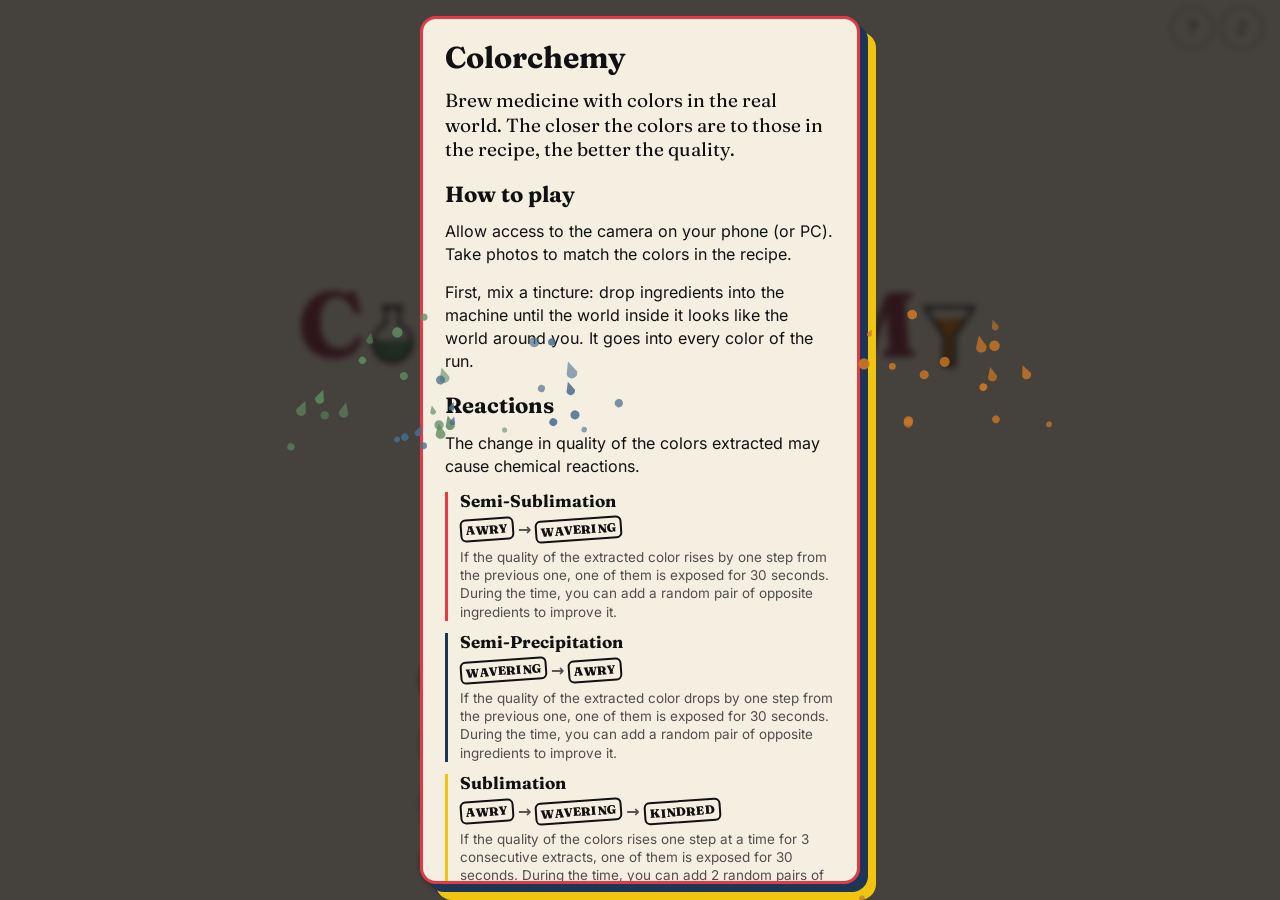
<file: colorchemy/index.html>
<!doctype html>
<html lang="en">
  <head>
    <meta charset="UTF-8" />
    <meta name="viewport" content="width=device-width, initial-scale=1, viewport-fit=cover" />
    <meta name="theme-color" content="#0f0f12" />
    <meta name="description" content="Colorchemy: brew medicine with colors in the real world. Does your life have enough colors to heal you?" />
    <meta name="version" content="1.0.0" />
    <link rel="icon" href="data:image/svg+xml,%3Csvg xmlns='http://www.w3.org/2000/svg' viewBox='0 0 40 48'%3E%3Cpath d='M15 4h10v12.5a14 14 0 1 1-10 0z' fill='%230f0f12' stroke='%23edeae3' stroke-width='2.4'/%3E%3Ccircle cx='20' cy='31' r='9' fill='%23029386'/%3E%3C/svg%3E" />
    <title>Colorchemy</title>
    <script type="module" crossorigin src="./assets/index-DNPpNqA5.js"></script>
    <link rel="stylesheet" crossorigin href="./assets/index-CVOED4Ic.css">
  </head>
  <body data-theme="night">
    <div id="app">
      <div class="boot" role="status">
        <p class="boot-title">Colorchemy</p>
        <p class="boot-sub">Does your life have enough colors to heal you?</p>
        <p class="boot-load">Lighting the furnace…</p>
      </div>
    </div>
    <noscript>Colorchemy needs JavaScript to run.</noscript>
  </body>
</html>
</file>
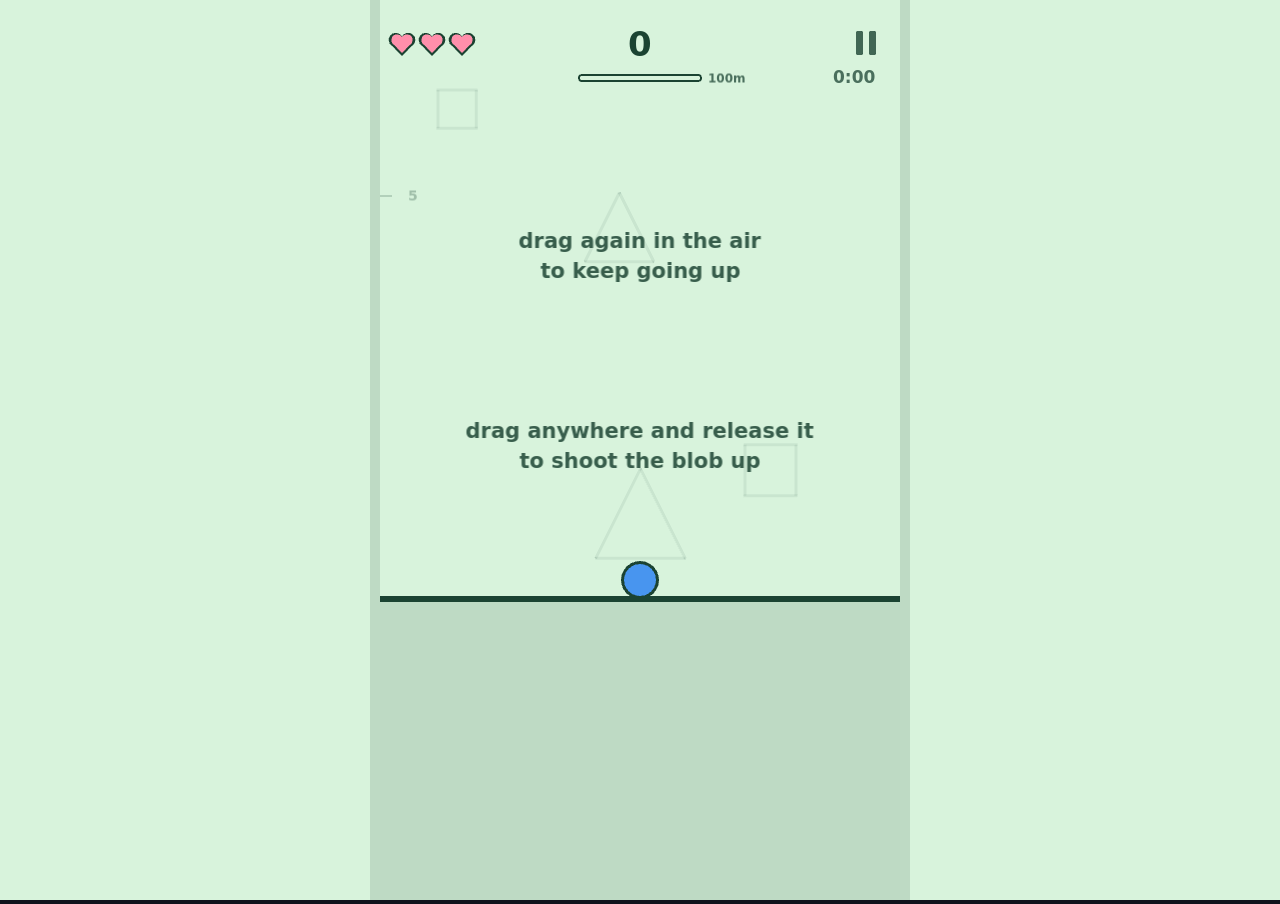
<file: up up and away/index.html>
<!doctype html>
<html lang="en">
  <head>
    <meta charset="utf-8" />
    <meta name="viewport" content="width=device-width, initial-scale=1, maximum-scale=1, user-scalable=no, viewport-fit=cover" />
    <meta name="theme-color" content="#10131c" />
    <meta name="mobile-web-app-capable" content="yes" />
    <meta name="apple-mobile-web-app-capable" content="yes" />
    <link rel="icon" href="data:image/svg+xml,%3Csvg xmlns='http://www.w3.org/2000/svg' viewBox='0 0 32 32'%3E%3Crect width='32' height='32' rx='6' fill='%2310131c'/%3E%3Ccircle cx='16' cy='18' r='8' fill='white'/%3E%3C/svg%3E" />
    <title>Up Up and Away</title>
    <style>html,body{overscroll-behavior:none;touch-action:none;-webkit-user-select:none;user-select:none;-webkit-tap-highlight-color:transparent;background:#10131c;height:100dvh;margin:0;overflow:hidden}#game{width:100%;height:100%}</style>
    <script type="module" crossorigin src="./assets/index-ByzmPEUB.js"></script>
  </head>
  <body>
    <div id="game"></div>
  </body>
</html>
</file>
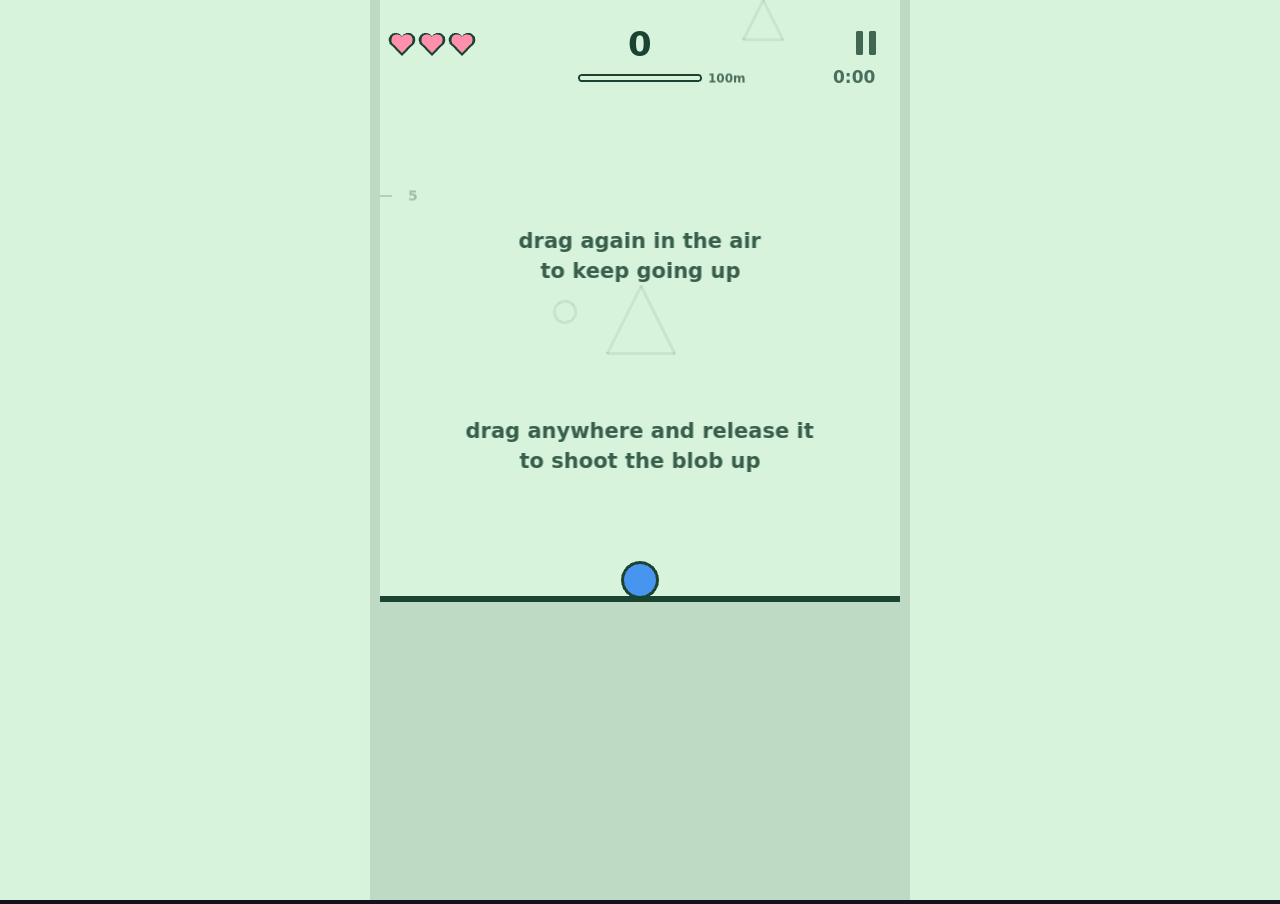
<file: up-up-and-away/index.html>
<!doctype html>
<html lang="en">
  <head>
    <meta charset="utf-8" />
    <meta name="viewport" content="width=device-width, initial-scale=1, maximum-scale=1, user-scalable=no, viewport-fit=cover" />
    <meta name="theme-color" content="#10131c" />
    <meta name="mobile-web-app-capable" content="yes" />
    <meta name="apple-mobile-web-app-capable" content="yes" />
    <link rel="icon" href="data:image/svg+xml,%3Csvg xmlns='http://www.w3.org/2000/svg' viewBox='0 0 32 32'%3E%3Crect width='32' height='32' rx='6' fill='%2310131c'/%3E%3Ccircle cx='16' cy='18' r='8' fill='white'/%3E%3C/svg%3E" />
    <title>Up Up and Away</title>
    <style>html,body{overscroll-behavior:none;touch-action:none;-webkit-user-select:none;user-select:none;-webkit-tap-highlight-color:transparent;background:#10131c;height:100dvh;margin:0;overflow:hidden}#game{width:100%;height:100%}</style>
    <script type="module" crossorigin src="./assets/index-CP5rpEGU.js"></script>
  </head>
  <body>
    <div id="game"></div>
  </body>
</html>
</file>
<file: colorchemy/assets/index-CVOED4Ic.css>
@font-face{font-family:Fraunces Variable;font-style:normal;font-display:swap;font-weight:100 900;src:url(./fraunces-vietnamese-wght-normal-CnvboYUG.woff2) format("woff2-variations");unicode-range:U+0102-0103,U+0110-0111,U+0128-0129,U+0168-0169,U+01A0-01A1,U+01AF-01B0,U+0300-0301,U+0303-0304,U+0308-0309,U+0323,U+0329,U+1EA0-1EF9,U+20AB}@font-face{font-family:Fraunces Variable;font-style:normal;font-display:swap;font-weight:100 900;src:url(./fraunces-latin-ext-wght-normal-Ca2vKHc0.woff2) format("woff2-variations");unicode-range:U+0100-02BA,U+02BD-02C5,U+02C7-02CC,U+02CE-02D7,U+02DD-02FF,U+0304,U+0308,U+0329,U+1D00-1DBF,U+1E00-1E9F,U+1EF2-1EFF,U+2020,U+20A0-20AB,U+20AD-20C0,U+2113,U+2C60-2C7F,U+A720-A7FF}@font-face{font-family:Fraunces Variable;font-style:normal;font-display:swap;font-weight:100 900;src:url(./fraunces-latin-wght-normal-ukD16Tqj.woff2) format("woff2-variations");unicode-range:U+0000-00FF,U+0131,U+0152-0153,U+02BB-02BC,U+02C6,U+02DA,U+02DC,U+0304,U+0308,U+0329,U+2000-206F,U+20AC,U+2122,U+2191,U+2193,U+2212,U+2215,U+FEFF,U+FFFD}@font-face{font-family:Fraunces Variable;font-style:italic;font-display:swap;font-weight:100 900;src:url(./fraunces-vietnamese-wght-italic-BicUS2cM.woff2) format("woff2-variations");unicode-range:U+0102-0103,U+0110-0111,U+0128-0129,U+0168-0169,U+01A0-01A1,U+01AF-01B0,U+0300-0301,U+0303-0304,U+0308-0309,U+0323,U+0329,U+1EA0-1EF9,U+20AB}@font-face{font-family:Fraunces Variable;font-style:italic;font-display:swap;font-weight:100 900;src:url(./fraunces-latin-ext-wght-italic-BfTTTDIL.woff2) format("woff2-variations");unicode-range:U+0100-02BA,U+02BD-02C5,U+02C7-02CC,U+02CE-02D7,U+02DD-02FF,U+0304,U+0308,U+0329,U+1D00-1DBF,U+1E00-1E9F,U+1EF2-1EFF,U+2020,U+20A0-20AB,U+20AD-20C0,U+2113,U+2C60-2C7F,U+A720-A7FF}@font-face{font-family:Fraunces Variable;font-style:italic;font-display:swap;font-weight:100 900;src:url(./fraunces-latin-wght-italic-Py8at3oI.woff2) format("woff2-variations");unicode-range:U+0000-00FF,U+0131,U+0152-0153,U+02BB-02BC,U+02C6,U+02DA,U+02DC,U+0304,U+0308,U+0329,U+2000-206F,U+20AC,U+2122,U+2191,U+2193,U+2212,U+2215,U+FEFF,U+FFFD}@font-face{font-family:Inter Variable;font-style:normal;font-display:swap;font-weight:100 900;src:url(./inter-cyrillic-ext-wght-normal-BOeWTOD4.woff2) format("woff2-variations");unicode-range:U+0460-052F,U+1C80-1C8A,U+20B4,U+2DE0-2DFF,U+A640-A69F,U+FE2E-FE2F}@font-face{font-family:Inter Variable;font-style:normal;font-display:swap;font-weight:100 900;src:url(./inter-cyrillic-wght-normal-DqGufNeO.woff2) format("woff2-variations");unicode-range:U+0301,U+0400-045F,U+0490-0491,U+04B0-04B1,U+2116}@font-face{font-family:Inter Variable;font-style:normal;font-display:swap;font-weight:100 900;src:url(./inter-greek-ext-wght-normal-DlzME5K_.woff2) format("woff2-variations");unicode-range:U+1F00-1FFF}@font-face{font-family:Inter Variable;font-style:normal;font-display:swap;font-weight:100 900;src:url(./inter-greek-wght-normal-CkhJZR-_.woff2) format("woff2-variations");unicode-range:U+0370-0377,U+037A-037F,U+0384-038A,U+038C,U+038E-03A1,U+03A3-03FF}@font-face{font-family:Inter Variable;font-style:normal;font-display:swap;font-weight:100 900;src:url(./inter-vietnamese-wght-normal-CBcvBZtf.woff2) format("woff2-variations");unicode-range:U+0102-0103,U+0110-0111,U+0128-0129,U+0168-0169,U+01A0-01A1,U+01AF-01B0,U+0300-0301,U+0303-0304,U+0308-0309,U+0323,U+0329,U+1EA0-1EF9,U+20AB}@font-face{font-family:Inter Variable;font-style:normal;font-display:swap;font-weight:100 900;src:url(./inter-latin-ext-wght-normal-DO1Apj_S.woff2) format("woff2-variations");unicode-range:U+0100-02BA,U+02BD-02C5,U+02C7-02CC,U+02CE-02D7,U+02DD-02FF,U+0304,U+0308,U+0329,U+1D00-1DBF,U+1E00-1E9F,U+1EF2-1EFF,U+2020,U+20A0-20AB,U+20AD-20C0,U+2113,U+2C60-2C7F,U+A720-A7FF}@font-face{font-family:Inter Variable;font-style:normal;font-display:swap;font-weight:100 900;src:url(./inter-latin-wght-normal-Dx4kXJAl.woff2) format("woff2-variations");unicode-range:U+0000-00FF,U+0131,U+0152-0153,U+02BB-02BC,U+02C6,U+02DA,U+02DC,U+0304,U+0308,U+0329,U+2000-206F,U+20AC,U+2122,U+2191,U+2193,U+2212,U+2215,U+FEFF,U+FFFD}@font-face{font-family:JetBrains Mono;font-style:normal;font-display:swap;font-weight:400;src:url(./jetbrains-mono-cyrillic-ext-400-normal-C_uLvvQ5.woff2) format("woff2"),url(./jetbrains-mono-cyrillic-ext-400-normal-Bh0R7Dhr.woff) format("woff");unicode-range:U+0460-052F,U+1C80-1C8A,U+20B4,U+2DE0-2DFF,U+A640-A69F,U+FE2E-FE2F}@font-face{font-family:JetBrains Mono;font-style:normal;font-display:swap;font-weight:400;src:url(./jetbrains-mono-cyrillic-400-normal-BEIGL1Tu.woff2) format("woff2"),url(./jetbrains-mono-cyrillic-400-normal-ugxPyKxw.woff) format("woff");unicode-range:U+0301,U+0400-045F,U+0490-0491,U+04B0-04B1,U+2116}@font-face{font-family:JetBrains Mono;font-style:normal;font-display:swap;font-weight:400;src:url(./jetbrains-mono-greek-400-normal-C190GLew.woff2) format("woff2"),url(./jetbrains-mono-greek-400-normal-B9oWc5Lo.woff) format("woff");unicode-range:U+0370-0377,U+037A-037F,U+0384-038A,U+038C,U+038E-03A1,U+03A3-03FF}@font-face{font-family:JetBrains Mono;font-style:normal;font-display:swap;font-weight:400;src:url(./jetbrains-mono-vietnamese-400-normal-ByoDsISC.woff2) format("woff2"),url(./jetbrains-mono-vietnamese-400-normal-CqNFfHCs.woff) format("woff");unicode-range:U+0102-0103,U+0110-0111,U+0128-0129,U+0168-0169,U+01A0-01A1,U+01AF-01B0,U+0300-0301,U+0303-0304,U+0308-0309,U+0323,U+0329,U+1EA0-1EF9,U+20AB}@font-face{font-family:JetBrains Mono;font-style:normal;font-display:swap;font-weight:400;src:url(./jetbrains-mono-latin-ext-400-normal-Bc8Ftmh3.woff2) format("woff2"),url(./jetbrains-mono-latin-ext-400-normal-fXTG6kC5.woff) format("woff");unicode-range:U+0100-02BA,U+02BD-02C5,U+02C7-02CC,U+02CE-02D7,U+02DD-02FF,U+0304,U+0308,U+0329,U+1D00-1DBF,U+1E00-1E9F,U+1EF2-1EFF,U+2020,U+20A0-20AB,U+20AD-20C0,U+2113,U+2C60-2C7F,U+A720-A7FF}@font-face{font-family:JetBrains Mono;font-style:normal;font-display:swap;font-weight:400;src:url(./jetbrains-mono-latin-400-normal-V6pRDFza.woff2) format("woff2"),url(./jetbrains-mono-latin-400-normal-6-qcROiO.woff) format("woff");unicode-range:U+0000-00FF,U+0131,U+0152-0153,U+02BB-02BC,U+02C6,U+02DA,U+02DC,U+0304,U+0308,U+0329,U+2000-206F,U+20AC,U+2122,U+2191,U+2193,U+2212,U+2215,U+FEFF,U+FFFD}@font-face{font-family:JetBrains Mono;font-style:normal;font-display:swap;font-weight:700;src:url(./jetbrains-mono-cyrillic-ext-700-normal-D6iG63UR.woff2) format("woff2"),url(./jetbrains-mono-cyrillic-ext-700-normal-iEXTdOVf.woff) format("woff");unicode-range:U+0460-052F,U+1C80-1C8A,U+20B4,U+2DE0-2DFF,U+A640-A69F,U+FE2E-FE2F}@font-face{font-family:JetBrains Mono;font-style:normal;font-display:swap;font-weight:700;src:url(./jetbrains-mono-cyrillic-700-normal-BWTpRfYl.woff2) format("woff2"),url(./jetbrains-mono-cyrillic-700-normal-CEoEElIJ.woff) format("woff");unicode-range:U+0301,U+0400-045F,U+0490-0491,U+04B0-04B1,U+2116}@font-face{font-family:JetBrains Mono;font-style:normal;font-display:swap;font-weight:700;src:url(./jetbrains-mono-greek-700-normal-C6CZE3T8.woff2) format("woff2"),url(./jetbrains-mono-greek-700-normal-DEigVDxa.woff) format("woff");unicode-range:U+0370-0377,U+037A-037F,U+0384-038A,U+038C,U+038E-03A1,U+03A3-03FF}@font-face{font-family:JetBrains Mono;font-style:normal;font-display:swap;font-weight:700;src:url(./jetbrains-mono-vietnamese-700-normal-k5PzE07T.woff2) format("woff2"),url(./jetbrains-mono-vietnamese-700-normal-BDLVIk2r.woff) format("woff");unicode-range:U+0102-0103,U+0110-0111,U+0128-0129,U+0168-0169,U+01A0-01A1,U+01AF-01B0,U+0300-0301,U+0303-0304,U+0308-0309,U+0323,U+0329,U+1EA0-1EF9,U+20AB}@font-face{font-family:JetBrains Mono;font-style:normal;font-display:swap;font-weight:700;src:url(./jetbrains-mono-latin-ext-700-normal-CZipNAKV.woff2) format("woff2"),url(./jetbrains-mono-latin-ext-700-normal-CxPITLHs.woff) format("woff");unicode-range:U+0100-02BA,U+02BD-02C5,U+02C7-02CC,U+02CE-02D7,U+02DD-02FF,U+0304,U+0308,U+0329,U+1D00-1DBF,U+1E00-1E9F,U+1EF2-1EFF,U+2020,U+20A0-20AB,U+20AD-20C0,U+2113,U+2C60-2C7F,U+A720-A7FF}@font-face{font-family:JetBrains Mono;font-style:normal;font-display:swap;font-weight:700;src:url(./jetbrains-mono-latin-700-normal-BYuf6tUa.woff2) format("woff2"),url(./jetbrains-mono-latin-700-normal-D3wTyLJW.woff) format("woff");unicode-range:U+0000-00FF,U+0131,U+0152-0153,U+02BB-02BC,U+02C6,U+02DA,U+02DC,U+0304,U+0308,U+0329,U+2000-206F,U+20AC,U+2122,U+2191,U+2193,U+2212,U+2215,U+FEFF,U+FFFD}:root{--ink: #0f0f12;--soot: #1a1a1f;--ash: #2a2a31;--smoke: #6e6e78;--fog: #a9a9b2;--bone: #edeae3;--paper: #f7f5f0;--paper-2: #ebe7de;--bg: var(--ink);--panel: var(--soot);--line: var(--ash);--text: var(--bone);--muted: var(--fog);--btn-bg: transparent;--btn-fg: var(--bone);--primary-bg: var(--bone);--primary-fg: var(--ink);--display: "Fraunces Variable", "Iowan Old Style", Georgia, serif;--ui: "Inter Variable", system-ui, -apple-system, "Segoe UI", Roboto, sans-serif;--mono: "JetBrains Mono", ui-monospace, Menlo, Consolas, monospace;--pad: 16px;--radius: 10px;--safe-t: env(safe-area-inset-top, 0px);--safe-b: env(safe-area-inset-bottom, 0px);--safe-l: env(safe-area-inset-left, 0px);--safe-r: env(safe-area-inset-right, 0px);color-scheme:dark}body[data-theme=paper]{--bg: var(--paper);--panel: var(--paper-2);--line: #d6d1c6;--text: var(--ink);--muted: #5d5d66;--btn-fg: var(--ink);--primary-bg: var(--ink);--primary-fg: var(--paper);color-scheme:light}*,*:before,*:after{box-sizing:border-box}html,body{margin:0;height:100%;background:var(--bg);color:var(--text);font-family:var(--ui);font-size:16px;line-height:1.45;-webkit-font-smoothing:antialiased;-webkit-tap-highlight-color:transparent;overscroll-behavior:none}body:before{content:"";position:fixed;inset:0;pointer-events:none;z-index:50;opacity:.07;background-image:url("data:image/svg+xml,%3Csvg xmlns='http://www.w3.org/2000/svg' width='160' height='160'%3E%3Cfilter id='n'%3E%3CfeTurbulence type='fractalNoise' baseFrequency='.9' numOctaves='2' stitchTiles='stitch'/%3E%3CfeColorMatrix values='0 0 0 0 .5 0 0 0 0 .5 0 0 0 0 .5 0 0 0 .9 0'/%3E%3C/filter%3E%3Crect width='100%25' height='100%25' filter='url(%23n)'/%3E%3C/svg%3E")}button,input{font:inherit;color:inherit}[hidden]{display:none!important}h1,h2,h3{font-family:var(--display);font-weight:700;line-height:1.1;margin:0}p{margin:0}.mono{font-family:var(--mono);font-variant-numeric:tabular-nums}.muted{color:var(--muted)}.small{font-size:13px}.center{text-align:center}.row{display:flex;gap:10px;align-items:center;justify-content:center;flex-wrap:wrap}.row.tight{gap:6px;flex-wrap:nowrap}.col{display:flex;flex-direction:column;gap:10px}#app{min-height:100%}.boot{min-height:100dvh;display:grid;place-content:center;text-align:center;gap:6px;font-family:Georgia,serif}.boot-title{font-size:28px;letter-spacing:.08em;text-transform:uppercase}.boot-sub{font-style:italic;color:var(--fog)}.boot-load{margin-top:18px;font-family:system-ui,sans-serif;font-size:13px;color:var(--smoke)}.screen{position:relative;display:flex;flex-direction:column;min-height:100dvh;max-width:1280px;margin:0 auto;padding:calc(var(--safe-t) + 4px) calc(var(--safe-r) + var(--pad)) calc(var(--safe-b) + 12px) calc(var(--safe-l) + var(--pad));opacity:0;transform:translateY(6px);transition:opacity .28s ease,transform .28s ease}.screen.in{opacity:1;transform:none}.screen.hunt,.screen.brew{height:100dvh;overflow:hidden}.topbar{display:flex;align-items:center;justify-content:space-between;gap:8px;min-height:48px}.stage-label{font-size:12px;font-weight:600;letter-spacing:.16em;text-transform:uppercase;color:var(--muted);text-align:center;flex:1;white-space:nowrap;overflow:hidden;text-overflow:ellipsis}.icon-btn{width:44px;height:44px;border-radius:50%;border:2px solid var(--line);background:transparent;color:var(--text);font-size:18px;cursor:pointer;display:inline-grid;place-items:center;flex:none}.icon-btn:hover{border-color:var(--muted)}.spectrum{display:flex;gap:3px;height:5px;margin-top:6px}.spectrum span{flex:1;border-radius:3px;background:var(--line);transition:background .6s}.btn{min-height:48px;padding:10px 20px;border-radius:999px;border:2px solid var(--btn-fg);background:var(--btn-bg);color:var(--btn-fg);font-weight:650;font-size:15px;letter-spacing:.04em;cursor:pointer;transition:transform .12s ease,background .2s,opacity .2s;touch-action:manipulation}.btn:hover{transform:translateY(-1px)}.btn:active{transform:translateY(1px) scale(.99)}.btn.primary{background:var(--primary-bg);color:var(--primary-fg);border-color:var(--primary-bg)}.btn.ghost{border-color:var(--line);font-weight:550}.btn.xl{min-height:56px;font-size:17px;text-transform:uppercase;letter-spacing:.14em;width:100%}.btn.small{min-height:40px;padding:6px 14px;font-size:13px}.btn.active{background:var(--text);color:var(--bg)}.btn:disabled{opacity:.4;cursor:not-allowed;transform:none}:focus-visible{outline:3px solid var(--text);outline-offset:3px}.title-hero{flex:1;display:grid;place-content:center;justify-items:center;gap:18px;padding:20px 0;text-align:center}.logo{margin:0;max-width:100%;font-family:var(--display);font-weight:800;letter-spacing:.01em}.logo-line{display:flex;align-items:flex-end;justify-content:center;font-size:clamp(34px,11.2vw,92px);line-height:.9;white-space:nowrap}.logo-o{display:inline-block;width:.6em;height:.76em;margin:0 .015em;color:var(--text)}.logo-o svg{width:100%;height:100%;overflow:visible}.logo-o.logo-funnel{width:.68em}.ll.outlined{-webkit-text-stroke:.035em var(--text);paint-order:stroke fill}.tagline{font-family:var(--display);font-style:italic;font-weight:400;font-size:clamp(22px,6.4vw,34px);line-height:1.15;max-width:14ch}.tagline.small-tag{margin:0;max-width:34ch;font-size:13.5px;line-height:1.35;opacity:.85}.qmark{position:relative;display:inline-block}.qdrop{position:absolute;left:50%;bottom:.08em;width:.24em;height:.24em;border-radius:50%/60% 60% 40% 40%;transform:translate(-38%);box-shadow:0 0 0 .12em var(--bg);transition:background .9s ease}.title-actions{display:grid;gap:12px;width:100%;max-width:440px;margin:0 auto}.footnote{margin-top:16px;text-align:center;font-size:12px;color:var(--smoke)}.overlay{position:fixed;inset:0;z-index:100;display:grid;place-items:center;padding:16px;background:#08080ab8;backdrop-filter:blur(3px);animation:fade .2s ease}.dialog{width:min(440px,100%);max-height:calc(100dvh - 32px);overflow-y:auto;background:var(--soot);color:var(--bone);border:2px solid var(--ash)}.palette-overlay .dialog{background:var(--bg);color:var(--text);border:3px solid var(--p1);box-shadow:8px 8px 0 var(--p2),16px 16px 0 var(--p3);border-radius:16px;padding:22px;display:grid;gap:14px;animation:rise .25s ease}.paper-dialog{background:var(--paper);color:var(--ink);border-color:#d6d1c6}.dialog .row .btn{flex:1}.howto h2{font-size:30px}.steps{list-style:none;padding:0;margin:0;display:grid;gap:14px}.steps li{display:grid;grid-template-columns:40px 1fr;gap:12px}.step-n{font-family:var(--display);font-size:22px;font-weight:700;width:40px;height:40px;border:2px solid currentColor;border-radius:50%;display:grid;place-items:center}.palette-overlay .steps li:nth-child(1) .step-n{background:var(--p1);border-color:var(--p1);color:var(--p1-ink)}.palette-overlay .steps li:nth-child(2) .step-n{background:var(--p2);border-color:var(--p2);color:var(--p2-ink)}.palette-overlay .steps li:nth-child(3) .step-n{background:var(--p3);border-color:var(--p3);color:var(--p3-ink)}.steps h3{font-size:18px;margin-bottom:2px}.steps p{color:var(--muted);font-size:14px}.howto .howto-intro{font-family:var(--display);font-size:19px;line-height:1.3}.howto .howto-sub{margin-top:6px;font-size:22px}.rx-guide{display:grid;gap:10px;text-align:left}.rx-guide>p{margin:0}.rg-list{list-style:none;margin:0;padding:0;display:grid;gap:12px}.rg-list li{display:grid;gap:5px;padding-left:12px;border-left:3px solid var(--p1, var(--line))}.rg-list li:nth-child(2){border-left-color:var(--p2, var(--line))}.rg-list li:nth-child(3){border-left-color:var(--p3, var(--line))}.rg-list li:nth-child(4){border-left-color:var(--p4, var(--line))}.rg-list li:nth-child(5){border-left-color:var(--p5, var(--line))}.rg-list li.rg-none{border-left:3px dashed var(--line)}.rg-list h3{margin:0;font-size:17px}.rg-list p{margin:0;color:var(--muted);font-size:13.5px;line-height:1.35}.rg-chain{display:flex;flex-wrap:wrap;align-items:center;gap:4px;padding:2px 0}.rg-chain .stamp{font-size:9.5px;padding:1px 4px;border-width:2px;letter-spacing:.02em}.rg-sep{font-weight:700;color:var(--muted)}.rg-none-row{display:flex;flex-wrap:wrap;align-items:center;gap:4px 10px}.palette-overlay .muted{color:var(--muted)}.center-col{flex:1;display:grid;align-content:center;justify-items:center;gap:14px;text-align:center;max-width:420px;margin:0 auto;width:100%}.center-col .btn{width:100%}.center-col h2{font-size:28px}.eye{font-size:72px;line-height:1;animation:breathe 3s ease-in-out infinite}.eye.closed{animation:none;opacity:.6}#toast{position:fixed;left:50%;bottom:calc(var(--safe-b) + 24px);transform:translate(-50%,20px);z-index:200;max-width:min(92vw,420px);padding:10px 16px;border-radius:12px;background:var(--bone);color:var(--ink);font-size:14px;font-weight:550;text-align:center;box-shadow:0 8px 30px #00000059;opacity:0;pointer-events:none;transition:opacity .2s,transform .2s}#toast.show{opacity:1;transform:translate(-50%)}.target-card{display:flex;gap:10px;align-items:center;padding:8px 12px 8px 8px;border:2px solid var(--ash);border-radius:14px;background:var(--soot);min-width:0;animation:slide-in .4s cubic-bezier(.2,1.4,.4,1) both}.vial{width:18px;height:46px;flex:none;color:var(--bone)}.vial svg{width:100%;height:100%}.tc-body{min-width:0;flex:1}.tc-name{font-family:var(--display);font-size:19px;font-weight:700;line-height:1.1;white-space:nowrap;overflow:hidden;text-overflow:ellipsis}.tc-meta{font-size:11px;color:var(--fog);letter-spacing:.04em;display:flex;align-items:center;gap:5px;white-space:nowrap;overflow:hidden}.tc-pattern{width:12px;height:12px;border:1.5px solid var(--fog);border-radius:3px;flex:none}.target-a .tc-pattern{background:repeating-linear-gradient(-45deg,var(--fog) 0 1.5px,transparent 1.5px 4px)}.target-b .tc-pattern{background:radial-gradient(circle,var(--fog) 1.3px,transparent 1.6px) 0 0 / 4px 4px}.tc-best{font-size:11px;color:var(--fog)}.target-card.big{flex-direction:column;align-items:center;text-align:center;padding:18px 12px 14px;gap:10px;flex:1}.target-card.big .vial{width:34px;height:84px}.target-card.big .tc-name{font-size:clamp(22px,6.4vw,30px);white-space:normal}.target-card.big .tc-meta{justify-content:center}.meter{display:flex;align-items:center;gap:6px;margin-top:3px}.pips{display:flex;gap:3px}.pips i{width:12px;height:7px;border-radius:2px;background:var(--ash);transition:background .2s}.pips i.on{background:var(--bone)}.meter[data-level="4"] .pips i.on{background:var(--ing, var(--bone));box-shadow:0 0 6px var(--ing, transparent)}.meter-word{font-size:11px;font-weight:600;letter-spacing:.1em;text-transform:uppercase;color:var(--fog);min-width:6ch}.meter[data-level="4"] .meter-word{color:var(--bone)}.deal{flex:1;display:grid;align-content:center;gap:12px;text-align:center;max-width:560px;width:100%;margin:0 auto}.stage-name{font-family:var(--display);font-size:clamp(40px,13vw,64px);font-weight:800;letter-spacing:.04em;line-height:1}.stage-meaning{font-family:var(--display);font-style:italic;color:var(--fog);margin-top:-4px}.deal-ask{margin-top:14px;color:var(--fog);font-size:14px}.deal-cards{display:flex;align-items:stretch;gap:8px}.amp{align-self:center;font-family:var(--display);font-style:italic;font-size:28px;color:var(--smoke)}.hint-box,.catalyst{border:2px dashed var(--ash);border-radius:12px;padding:10px 14px;font-size:14px;text-align:left}.catalyst strong{letter-spacing:.06em;text-transform:uppercase;font-size:13px}.bottom-actions{display:grid;gap:8px;max-width:440px;width:100%;margin:12px auto 0}.hunt-layout{flex:1;min-height:0;display:flex;flex-direction:column;gap:8px}.hunt-side,.hunt-main{display:flex;flex-direction:column;gap:8px;min-height:0}.hunt-main{flex:1}.hunt-cards{display:grid;grid-template-columns:1fr 1fr;gap:8px}.timer{font-family:var(--mono);font-size:20px;font-weight:700;min-width:3.4ch;text-align:right}.timer.urgent{animation:pulse 1s ease-in-out infinite}.stage-wrap{flex:1;min-height:160px;display:grid;place-items:center;overflow:hidden}.viewport{position:relative;border-radius:14px;overflow:hidden;background:#000;box-shadow:0 0 0 2px var(--ash)}.viewport video,.viewport canvas{position:absolute;inset:0;width:100%;height:100%;display:block}.camera-video{object-fit:fill;opacity:.01}.viewport.no-lens .camera-video{opacity:1;filter:grayscale(1)}.viewport.mirrored .camera-video{transform:scaleX(-1)}.viewport.no-lens .lens-canvas{display:none}.freeze-canvas{display:none!important}.viewport.frozen .freeze-canvas{display:block!important;animation:settle .35s ease}.viewport.flash:after{content:"";position:absolute;inset:0;background:#fff;animation:flash .25s ease forwards}.scene-warning{position:absolute;left:10px;right:10px;top:10px;padding:8px 12px;border-radius:10px;background:#0f0f12d9;font-size:13px;text-align:center}.hunt-controls{display:grid;grid-template-columns:1fr auto 1fr;align-items:center;gap:8px}.hunt-controls .side{display:flex;gap:6px;flex-wrap:wrap}.hunt-controls .side.right{justify-content:flex-end}.shutter{width:76px;height:76px;border-radius:50%;border:4px solid var(--bone);background:transparent;padding:6px;cursor:pointer;touch-action:manipulation}.shutter span{display:block;width:100%;height:100%;border-radius:50%;background:var(--bone);transition:transform .1s}.shutter:active span{transform:scale(.9)}.freeze-bar{display:grid;grid-template-columns:1fr 1.4fr;gap:10px}.tip{text-align:center;font-size:12px;color:var(--smoke);font-style:italic;min-height:18px}.desk-only{display:none}.brew-layout{flex:1;min-height:0;display:flex;flex-direction:column;gap:8px}.brew-main{flex:1;min-height:0;display:flex;flex-direction:column;gap:4px}.photo-wrap{flex:1;min-height:150px;display:grid;place-items:center;overflow:hidden}.photo{position:relative;overflow:hidden;border-radius:10px;touch-action:none;user-select:none;cursor:crosshair;box-shadow:0 0 0 2px var(--ash)}.photo.albedo-mode{cursor:cell;box-shadow:0 0 0 3px var(--bone)}.brew-canvas{display:block;width:100%;height:100%}.crop-box{position:absolute;border:2px solid var(--bone);box-shadow:0 0 0 9999px #0a0a0c9e;cursor:move}.crop-box:before,.crop-box:after{content:"";position:absolute;inset:0;pointer-events:none;background:linear-gradient(90deg,transparent calc(33.33% - .5px),rgba(237,234,227,.25) 0 calc(33.33% + .5px),transparent 0 calc(66.66% - .5px),rgba(237,234,227,.25) 0 calc(66.66% + .5px),transparent 0)}.crop-box:after{transform:rotate(90deg) scale(var(--ar, 1));display:none}.handle{position:absolute;width:26px;height:26px}.handle:after{content:"";position:absolute;width:14px;height:14px;border:4px solid var(--bone)}.handle.nw{left:-6px;top:-6px;cursor:nwse-resize}.handle.nw:after{left:4px;top:4px;border-right:0;border-bottom:0}.handle.ne{right:-6px;top:-6px;cursor:nesw-resize}.handle.ne:after{right:4px;top:4px;border-left:0;border-bottom:0}.handle.sw{left:-6px;bottom:-6px;cursor:nesw-resize}.handle.sw:after{left:4px;bottom:4px;border-right:0;border-top:0}.handle.se{right:-6px;bottom:-6px;cursor:nwse-resize}.handle.se:after{right:4px;bottom:4px;border-left:0;border-top:0}.loupe{position:absolute;width:26px;height:26px;margin:-13px 0 0 -13px;border-radius:50%;border:3px solid var(--bone);background:var(--found, transparent);box-shadow:0 0 0 2px var(--ink),0 2px 8px #00000080;font-size:10px;font-weight:800;display:grid;place-items:center;color:var(--bone);text-shadow:0 0 3px #000;pointer-events:none;transition:left .15s,top .15s}.loupe.b{border-style:dotted}.loupe.pop{animation:pop .4s cubic-bezier(.2,1.6,.4,1)}.brew-side{display:grid;gap:6px}.readout{display:grid;grid-template-columns:18px minmax(0,1.4fr) minmax(40px,1fr) 3ch 18px 9ch;align-items:center;gap:8px;font-size:14px;min-height:30px}.r-name{white-space:nowrap;overflow:hidden;text-overflow:ellipsis}.r-name b{font-family:var(--mono);font-size:11px;color:var(--fog)}.bar{height:8px;border-radius:4px;background:var(--ash);overflow:hidden}.bar i{display:block;height:100%;width:0;background:var(--bone);border-radius:4px;transition:width .5s cubic-bezier(.2,.8,.2,1)}.acc{font-family:var(--mono);font-weight:700;text-align:right}.grade-word{font-size:11px;font-weight:700;letter-spacing:.08em;text-transform:uppercase;color:var(--fog);white-space:nowrap;overflow:hidden;text-overflow:ellipsis}.readout.fool .grade-word{color:var(--bone);text-decoration:underline wavy}.swatch{display:inline-block;width:18px;height:18px;border-radius:5px;box-shadow:inset 0 0 0 1.5px #7f7f7f73;flex:none}.factors-row{display:flex;justify-content:space-between;align-items:baseline;gap:8px;flex-wrap:wrap}.factors{display:flex;gap:4px 12px;flex-wrap:wrap;font-family:var(--mono);font-size:12px;color:var(--fog)}.factors .pure{color:var(--bone)}.factors .warn{color:var(--bone);text-decoration:underline}.estimate{font-family:var(--mono);font-weight:700;font-size:16px}.slider{display:grid;grid-template-columns:11ch 1fr 8ch;align-items:center;gap:8px;font-size:13px}.slider output{font-family:var(--mono);font-size:12px;text-align:right;color:var(--fog)}input[type=range]{width:100%;accent-color:var(--bone);height:32px;background:transparent}.brew-help{min-height:18px}.screen.assay{padding-bottom:calc(var(--safe-b) + 12px)}.assay-layout{flex:1;display:grid;gap:14px;align-content:start;max-width:560px;width:100%;margin:8px auto 0}.assay-left{display:grid;gap:12px;justify-items:center}.assay-right{display:grid;gap:10px;align-content:start}.assay-photo-box{position:relative;max-height:34dvh;max-width:100%;border-radius:10px;overflow:hidden;box-shadow:0 0 0 2px var(--ash)}.assay-photo{display:block;width:100%;height:100%;filter:grayscale(0);transition:filter .8s ease}.assay-photo-box.scanned .assay-photo{filter:grayscale(1) brightness(.8)}.beam{position:absolute;left:0;right:0;top:-10%;height:10%;background:linear-gradient(transparent,rgba(237,234,227,.5),transparent);animation:scan 1.2s ease-in-out .2s 1 both;pointer-events:none}.assay-row{border:2px solid var(--ash);border-radius:12px;padding:10px 12px;display:grid;gap:6px;animation:rise .3s ease}.ar-top,.ar-mid{display:flex;align-items:center;justify-content:space-between;gap:10px}.ar-mid .bar{flex:1}.ar-mid .acc{font-size:20px;min-width:3ch}.pair-sw{display:inline-flex;align-items:center;gap:6px}.pair-sw .swatch{width:26px;height:26px}.arrow{color:var(--smoke)}.stamp-slot{min-width:9ch;text-align:right}.hint{font-size:13px;color:var(--fog);font-style:italic;min-height:1em}.receipt{border-top:2px dashed var(--ash);padding-top:8px;display:grid;gap:2px;font-size:14px}.rline{display:flex;justify-content:space-between;animation:rise .2s ease}.rline.sub{border-top:1px solid var(--ash);padding-top:2px;font-weight:600}.rline.bonus{font-weight:650}.rnote{font-size:12px;color:var(--smoke);font-style:italic}.receipt-total{display:flex;justify-content:space-between;align-items:baseline;border-top:3px double var(--bone);padding-top:6px;font-weight:650;letter-spacing:.06em;text-transform:uppercase;font-size:13px}.mono.big{font-size:30px;letter-spacing:0}.potion{display:grid;justify-items:center;gap:8px;text-align:center;animation:rise .4s ease}.potion-art{position:relative;width:96px;height:116px}.swirl{position:absolute;left:18%;right:18%;bottom:6%;aspect-ratio:1;border-radius:50%;filter:blur(10px);opacity:.7;animation:spin 6s linear infinite}.potion-flask{position:absolute;inset:0;color:var(--bone)}.potion-flask svg{width:100%;height:100%}.potion-name{font-family:var(--display);font-size:22px;font-weight:700;max-width:22ch}.qflash{position:fixed;inset:0;z-index:150;pointer-events:none;animation:flash .9s ease forwards}.stamp{display:inline-block;font-family:var(--display);font-weight:900;text-transform:uppercase;letter-spacing:.08em;font-size:14px;padding:2px 8px;border:3px solid currentColor;border-radius:6px;transform:rotate(-4deg);white-space:nowrap}.stamp.small{font-size:12px}.stamp.slam{animation:slam .42s cubic-bezier(.2,1.5,.4,1) both}.stamp.grade-sludge,.stamp.grade-murk{opacity:.6;border-style:dashed}.stamp.grade-quintessence{border-image:linear-gradient(90deg,#e44142,#ff9408,#ffda03,#3f9b0b,#029386,#0485d1,#8e45ca) 1;border-radius:0}.stamp.grade-foolsgold{border-style:double;border-width:4px}.summary-screen{overflow:hidden}.flood{position:fixed;inset:-10%;z-index:0;filter:saturate(0) blur(28px);opacity:.35;transition:filter 2.4s ease,opacity 2.4s ease}.flooded .flood{filter:saturate(1) blur(28px);opacity:.85}.summary{position:relative;z-index:1;display:grid;justify-items:center;gap:10px;text-align:center;max-width:520px;width:100%;margin:auto;padding:22px 18px;background:color-mix(in srgb,var(--bg) 84%,transparent);border:3px solid var(--text);box-shadow:6px 6px 0 var(--p1, transparent),12px 12px 0 var(--p2, transparent);border-radius:20px;backdrop-filter:blur(6px)}.eyebrow{font-size:12px;font-weight:700;letter-spacing:.2em;text-transform:uppercase;color:var(--muted)}.summary .tagline{max-width:none;font-size:24px}.band{font-size:clamp(28px,9.5vw,64px);font-weight:900;letter-spacing:.08em;margin-right:-.08em;max-width:100%;overflow-wrap:anywhere;animation:slam .6s cubic-bezier(.2,1.5,.4,1) .3s both}.total{font-size:28px;font-weight:700}.opus{font-family:var(--display);font-style:italic;font-size:18px}.found-strip{display:flex;gap:6px}.found-strip .swatch{width:34px;height:34px;border-radius:8px}.stone{font-weight:650}.potions{list-style:none;padding:0;margin:4px 0;width:100%;display:grid;gap:6px}.potions li{display:grid;grid-template-columns:auto minmax(0,1fr) auto;gap:10px;align-items:center;text-align:left;font-size:14px;padding:6px 10px;border:1.5px solid var(--line);border-radius:10px;background:color-mix(in srgb,var(--bg) 70%,transparent)}.p-sw{display:inline-flex;gap:3px}.p-name{font-family:var(--display);font-weight:600;min-width:0;overflow-wrap:anywhere}.summary{min-width:0}.summary>*{max-width:100%}.rankline{font-size:14px}.sign{display:flex;gap:8px;align-items:center;font-size:13px;font-weight:600}.sign input{width:14ch;min-height:40px;padding:6px 10px;border-radius:10px;border:2px solid var(--text);background:var(--bg);color:var(--text)}.summary .row .btn{min-width:130px}.page{max-width:760px;width:100%;margin:0 auto;display:grid;gap:12px;padding-bottom:24px}.page-title{font-size:36px}.progress{height:8px;border-radius:4px;background:var(--paper-2);overflow:hidden}.progress i{display:block;height:100%;background:var(--ink)}.shelf{display:grid;gap:14px}.shelf-row h3{font-size:18px;border-bottom:2px solid var(--ink);padding-bottom:4px;margin-bottom:8px}.flasks{display:grid;grid-template-columns:repeat(auto-fill,minmax(76px,1fr));gap:8px}.flask-btn{display:grid;justify-items:center;gap:2px;padding:6px 2px;border:0;background:transparent;cursor:pointer;border-radius:10px;color:var(--ink)}.flask-btn:hover{background:var(--paper-2)}.flask{width:38px;height:46px;color:#a9a49a}.flask-btn.found .flask{color:var(--ink)}.flask svg{width:100%;height:100%}.f-name{font-size:11px;line-height:1.15;text-align:center;color:var(--muted)}.flask-btn.found .f-name{color:var(--ink);font-weight:600}.f-acc{font-size:11px}.formulae-title{margin-top:10px;font-size:20px}.formulae{list-style:none;margin:0;padding:0;display:grid;gap:6px}.formulae li{display:grid;grid-template-columns:auto 1fr;gap:2px 10px;align-items:center;padding:6px 10px;border:1.5px dashed #c9c3b7;border-radius:10px;color:var(--muted)}.formulae li>.muted{grid-column:2}.formulae li.known{border-style:solid;color:var(--ink);font-family:var(--display);font-weight:600}.thumb{width:120px;height:120px;border-radius:12px;object-fit:cover;justify-self:center}.pair-sw.big{justify-content:center;gap:18px}.pair-sw.big figure{margin:0;display:grid;justify-items:center;gap:4px;font-size:12px}.pair-sw.big .swatch{width:56px;height:56px;border-radius:12px}.tabs{display:flex;gap:6px;border-bottom:2px solid var(--ink)}.tab{min-height:44px;padding:6px 14px;border:0;border-radius:10px 10px 0 0;background:transparent;cursor:pointer;font-weight:600}.tab.active{background:var(--text);color:var(--bg)}.tabs{border-bottom-color:var(--text)}.board{list-style:none;margin:0;padding:0;display:grid;gap:6px}.board li{display:grid;grid-template-columns:2.4ch minmax(0,1fr) auto auto;grid-template-areas:"rank name band score" "rank sw sw score";gap:2px 10px;align-items:center;padding:8px 12px;border:2px solid var(--line);border-left:6px solid var(--tint, var(--line));border-radius:12px;background:color-mix(in srgb,var(--bg) 82%,transparent)}.board li.top1{border-color:var(--p1);box-shadow:4px 4px 0 var(--p1)}.board li.top2{border-color:var(--p2);box-shadow:3px 3px 0 var(--p2)}.board li.top3{border-color:var(--p3);box-shadow:2px 2px 0 var(--p3)}.b-rank{grid-area:rank;font-weight:700}.b-name{grid-area:name;font-weight:650;white-space:nowrap;overflow:hidden;text-overflow:ellipsis}.b-sw{grid-area:sw;display:flex;gap:3px}.b-sw .swatch{width:14px;height:14px;border-radius:4px}.b-band{grid-area:band;letter-spacing:.08em;color:var(--muted)}.b-score{grid-area:score;font-weight:700;font-size:18px}.empty{padding:30px 0;text-align:center;font-style:italic;color:var(--muted)}body[data-theme=palette] .footnote,body[data-theme=palette] .muted{color:var(--muted)}body[data-theme=palette] .eye{color:var(--p1)}body[data-theme=palette] .center-col h2{color:var(--text)}body[data-theme=palette] .band{color:var(--text);text-shadow:3px 3px 0 var(--p1),6px 6px 0 var(--p2)}body[data-theme=palette] .page-title{color:var(--text);text-shadow:2px 2px 0 var(--p1)}@media(max-width:560px){.summary{margin-left:0;margin-right:12px;width:calc(100% - 12px)}}.decor{position:fixed;inset:0;z-index:-1;overflow:hidden;pointer-events:none}.decor i{position:absolute;width:46vmax;height:46vmax;border-radius:50%;filter:blur(42px);opacity:.45;animation:drift 18s ease-in-out infinite alternate}.decor .b1{background:var(--p1);left:-16vmax;top:-14vmax}.decor .b2{background:var(--p2);right:-18vmax;top:8vh;animation-duration:22s;animation-delay:-6s}.decor .b3{background:var(--p3);left:10vw;bottom:-22vmax;animation-duration:26s;animation-delay:-12s}.decor .b4{background:var(--p4);right:-10vmax;bottom:-12vmax;width:30vmax;height:30vmax;animation-duration:20s;animation-delay:-3s}.decor .b5{background:var(--p5);left:38vw;top:26vh;width:22vmax;height:22vmax;opacity:.3;animation-duration:15s}@keyframes drift{0%{transform:translate(0) scale(1)}50%{transform:translate(6vw,4vh) scale(1.12)}to{transform:translate(-4vw,8vh) scale(.92)}}.fx-canvas{position:fixed;inset:0;width:100vw;height:100vh;z-index:160;pointer-events:none}.wipe{position:fixed;inset:0;z-index:170;pointer-events:none}.float-text{position:fixed;z-index:165;transform:translate(-50%,-50%);font-family:var(--mono);font-weight:800;font-size:26px;pointer-events:none;text-shadow:0 2px 0 rgba(0,0,0,.35),0 0 12px rgba(0,0,0,.25);animation:float-up 1.2s cubic-bezier(.2,.8,.3,1) forwards}@keyframes float-up{0%{opacity:0;transform:translate(-50%,-30%) scale(.5)}15%{opacity:1;transform:translate(-50%,-60%) scale(1.25)}to{opacity:0;transform:translate(-50%,-260%) scale(1)}}.shake-soft{animation:shake .32s ease}.shake-hard{animation:shake .45s ease 1.4}@keyframes shake{20%{transform:translate(-4px,2px) rotate(-.4deg)}40%{transform:translate(4px,-2px) rotate(.4deg)}60%{transform:translate(-3px,-1px)}80%{transform:translate(2px,1px)}}.stagger>*{animation:rise-pop .5s cubic-bezier(.2,1.4,.4,1) both;animation-delay:calc(var(--i, 0) * 60ms + .12s)}.stagger>*:nth-child(1){--i: 0}.stagger>*:nth-child(2){--i: 1}.stagger>*:nth-child(3){--i: 2}.stagger>*:nth-child(4){--i: 3}.stagger>*:nth-child(5){--i: 4}.stagger>*:nth-child(6){--i: 5}.stagger>*:nth-child(7){--i: 6}@keyframes rise-pop{0%{opacity:0;transform:translateY(18px) scale(.94)}}.pop-in .swatch{animation:pop-in .42s cubic-bezier(.2,1.8,.4,1) both;animation-delay:calc(.45s + var(--i, 0) * .15s)}@keyframes pop-in{0%{opacity:0;transform:scale(0) rotate(-20deg)}}.ll{display:inline-block;color:var(--c, var(--text));animation:letter-in .7s cubic-bezier(.2,1.7,.4,1) both;animation-delay:calc(var(--i) * 45ms + .1s);transition:scale .25s cubic-bezier(.3,1.6,.5,1),rotate .25s cubic-bezier(.3,1.6,.5,1)}.ll:hover{scale:1.12;rotate:-7deg}.logo-o.ll{color:var(--text)}@keyframes letter-in{0%{opacity:0;transform:translateY(-60px) rotate(-12deg) scale(.6)}}.bubbling .meniscus{animation:slosh 1.8s ease-in-out infinite}@keyframes slosh{50%{transform:translate(-6px)}}body[data-theme=palette] .tagline{color:var(--text)}.btn{transition:transform .14s cubic-bezier(.3,1.6,.5,1),background .2s,box-shadow .2s,opacity .2s}.btn:active:not(:disabled){transform:scale(.94)}.btn.tinted{border-color:var(--tint);box-shadow:3px 3px 0 var(--tint)}.btn.tinted:hover{background:color-mix(in srgb,var(--tint) 22%,transparent);transform:translate(-1px,-1px);box-shadow:5px 5px 0 var(--tint)}body[data-theme=palette] .btn.primary{box-shadow:4px 4px 0 var(--text)}.btn.glow{animation:glow 2.4s ease-in-out infinite}@keyframes glow{0%,to{box-shadow:4px 4px 0 var(--text),0 0 color-mix(in srgb,var(--p2, #fff) 70%,transparent)}50%{box-shadow:4px 4px 0 var(--text),0 0 0 12px color-mix(in srgb,var(--p2, #fff) 0%,transparent)}}.icon-btn{transition:transform .15s cubic-bezier(.3,1.6,.5,1)}.icon-btn:active{transform:scale(.88) rotate(-8deg)}.link-btn{border:0;background:none;color:var(--muted);text-decoration:underline;text-underline-offset:3px;font-size:13px;cursor:pointer;min-height:36px}.spectrum span.current{box-shadow:0 0 0 1.5px var(--bone)}.tg{display:grid;grid-template-columns:auto 1fr auto;align-items:center;gap:10px;padding:8px 10px;border:2px solid var(--ash);border-radius:14px;background:var(--soot)}.tg figure{margin:0;display:grid;justify-items:center;gap:2px;font-size:10px;letter-spacing:.08em;text-transform:uppercase;color:var(--fog)}.big-sw{width:52px;height:52px;border-radius:12px;box-shadow:inset 0 0 0 2px #edeae340;background:var(--ash);transition:background .12s linear}.tg-body{display:grid;min-width:0;text-align:center}.tg-name{font-family:var(--display);font-size:clamp(20px,6vw,28px);font-weight:750;line-height:1.05}.tg-meta{font-size:11px;color:var(--fog);letter-spacing:.04em}.sliders{display:grid;gap:0}.purity-row{display:flex;align-items:center;justify-content:space-between;gap:8px;min-height:36px}.purity{font-family:var(--mono);font-size:12px;color:var(--fog)}.purity.pure{color:var(--bone)}.seven-vp .src-el{position:absolute;inset:0;width:100%;height:100%;opacity:.01;transform-origin:center}.seven-vp.no-gl .src-el{opacity:1}.seven-vp.no-gl .vf-canvas{display:none}.vf-canvas{touch-action:none}.seven-vp{touch-action:none;user-select:none}.reticle{position:absolute;left:50%;top:50%;transform:translate(-50%,-50%);pointer-events:none;border:7px solid var(--ing, var(--bone));border-radius:6px;box-shadow:0 0 0 2px #0f0f12d9,inset 0 0 0 2px #0f0f12d9,0 0 0 9999px #0a0a0c47}.ret-in{position:absolute;inset:0;box-shadow:inset 0 0 0 1px #edeae399}.vf-overlay{position:absolute;inset:0;display:grid;align-content:center;justify-items:center;gap:6px;padding:16px;text-align:center;background:#0f0f12d1;backdrop-filter:blur(2px);animation:fade .18s ease;cursor:pointer}.intro-find{font-family:var(--display);font-style:italic;color:var(--fog)}.intro-sw{width:84px;height:84px;border-radius:16px;box-shadow:0 0 0 3px var(--bone);animation:pop .45s cubic-bezier(.2,1.6,.4,1)}.intro-name{font-size:clamp(34px,11vw,56px);font-weight:800;animation:slam .45s cubic-bezier(.2,1.5,.4,1) both;transform:none}.res-sw{display:flex;align-items:center;gap:12px}.res-sw figure{margin:0;display:grid;justify-items:center;gap:2px;font-size:10px;text-transform:uppercase;letter-spacing:.08em;color:var(--fog)}.res-sw .swatch{width:64px;height:64px;border-radius:14px}.res-name{font-family:var(--display);font-size:22px;font-weight:700}.res-acc{font-size:56px;font-weight:700;line-height:1}.res-stamp .stamp{font-size:20px}.res-hint{font-size:13px;font-style:italic;color:var(--fog);min-height:1em}.res-points{font-size:20px;font-weight:700}.res-points .qs{font-size:13px;color:var(--fog);font-weight:400}.res-next{color:var(--smoke);max-width:28ch}.res-next-btn{margin-top:6px;min-width:min(260px,100%)}.res-ramp{display:flex;align-items:flex-start;justify-content:center;gap:6px;width:100%;max-width:420px}.res-ramp figure{margin:0;display:grid;justify-items:center;gap:2px;font-size:10px;text-transform:uppercase;letter-spacing:.08em;color:var(--fog);flex:none}.res-ramp .swatch{width:56px;height:56px;border-radius:12px}.ramp-steps{flex:1;min-width:0;display:flex;gap:3px;height:56px;align-items:stretch}.ramp-flow{flex:1;border-radius:8px;margin:8px 0;box-shadow:inset 0 0 0 1px #0000001f;animation:ramp-flow .7s cubic-bezier(.3,.7,.3,1) .12s both}@keyframes ramp-flow{0%{clip-path:inset(0 100% 0 0 round 8px)}to{clip-path:inset(0 0 0 0 round 8px)}}.ramp-steps.dry{align-items:center;justify-content:center;border:2px dashed currentColor;border-radius:8px;margin:8px 0;opacity:.6}.dry-text{font-family:var(--display);font-style:italic;font-size:13px}.spectrum span.seg-pop{animation:seg-pop .6s cubic-bezier(.2,1.8,.4,1)}@keyframes seg-pop{40%{transform:scaleY(2.6)}}.reticle.ret-go{animation:ret-go .45s cubic-bezier(.2,1.6,.4,1)}@keyframes ret-go{0%{transform:translate(-50%,-50%) scale(1.6);opacity:0}}.viewport.urgent{animation:urgent 1s ease-in-out infinite}.viewport.snap-dip{animation:snap-dip .3s cubic-bezier(.3,.7,.4,1)}@keyframes snap-dip{35%{transform:translateY(4px) scale(.992)}75%{transform:translateY(-1px)}}@keyframes urgent{50%{box-shadow:0 0 0 2px var(--ash),0 0 0 6px #edeae359}}.vf-overlay.result{overflow-y:auto;gap:4px}.shutter:disabled{opacity:.3;cursor:default}@media(max-height:700px){.res-sw .swatch,.res-ramp .swatch{width:44px;height:44px;border-radius:10px}.ramp-steps{height:44px}.res-acc{font-size:40px}.res-name{font-size:18px}.res-stamp .stamp,.res-points{font-size:16px}.res-next-btn{min-height:44px;margin-top:2px}.intro-sw{width:64px;height:64px}}.seven-strip .swatch{width:30px;height:30px}.seven .hunt-side .slider{grid-template-columns:10.5ch 1fr 7ch}.ret-label{position:absolute;z-index:3;left:50%;bottom:14px;transform:translate(-50%);white-space:nowrap;font-size:8px;font-weight:700;letter-spacing:.16em;text-transform:uppercase;color:var(--bone);padding:3px 8px;border-radius:999px;background:#0a0a0ce0;box-shadow:0 0 0 1.5px var(--ing, var(--bone))}.seven-vp .reticle{z-index:3;box-shadow:0 0 0 2px #0f0f12d9,inset 0 0 0 2px #0f0f12d9}.seven-vp .vf-overlay,.seven-vp .scene-warning{z-index:5}.machine .shade{fill:#0a0a0c47}.machine{position:absolute;inset:0;width:100%;height:100%;pointer-events:none;overflow:visible}.machine .frame-o,.machine .frame-i{fill:none}.machine .frame-o{stroke:#0a0a0cb3;stroke-width:6}.machine .frame-i{stroke:var(--ing, var(--bone));stroke-width:2;opacity:.9}.machine .pipe-o{stroke:#0a0a0cd9;stroke-width:8;stroke-linecap:round}.machine .pipe-i{stroke:var(--ing, var(--bone));stroke-width:3.5;stroke-linecap:round}.machine .bracket{fill:none;stroke:var(--ing, var(--bone));stroke-width:5;stroke-linecap:round;stroke-linejoin:round}.machine .joint{fill:var(--ing, var(--bone));stroke:#0a0a0ce6;stroke-width:2.5}.reticle .ret-in{transition:background .25s}.ret-gather{position:absolute;inset:0;width:100%;height:100%;border-radius:2px}.big-sw.mystery{display:grid;place-items:center;font-family:var(--display);font-size:30px;font-weight:800;color:var(--fog);background:repeating-linear-gradient(45deg,var(--ash) 0 6px,var(--soot) 6px 12px)}.ret-blob{position:absolute;z-index:4;inset:0;box-shadow:0 0 0 3px #ffffffd9,0 6px 18px #00000059}.big-sw.sw-pop{animation:sw-pop .5s cubic-bezier(.2,1.8,.4,1)}@keyframes sw-pop{40%{transform:scale(1.25)}}.fly-drop{position:fixed;z-index:175;width:34px;height:34px;border-radius:50%/60% 60% 40% 40%;box-shadow:0 0 0 3px #ffffffd9,0 6px 18px #00000059;pointer-events:none}.sheet{position:fixed;inset:0;z-index:90;background:var(--bg);color:var(--text);overflow-y:auto;animation:sheet-up .55s cubic-bezier(.2,.9,.3,1)}.sheet.down{animation:sheet-down .45s cubic-bezier(.6,0,.8,.4) forwards}@keyframes sheet-up{0%{transform:translateY(100%);border-radius:40px 40px 0 0}}@keyframes sheet-down{to{transform:translateY(100%)}}.sheet-inner{min-height:100%;max-width:520px;margin:0 auto;padding:calc(var(--safe-t) + 18px) 18px calc(var(--safe-b) + 18px);display:grid;align-content:center;justify-items:center;gap:10px;text-align:center}.sheet .res-ramp figure{color:var(--muted)}.sheet .res-name{font-size:clamp(26px,8vw,38px);font-weight:800}.res-score{display:flex;align-items:center;gap:14px;min-height:64px}.sheet .res-acc{font-size:clamp(48px,14vw,64px)}.res-de{font-size:13px;color:var(--muted);margin-top:-6px}.craft-panel{width:100%;display:grid;grid-template-columns:auto 1fr;align-items:center;gap:14px;padding:12px 14px;margin-top:6px;border:3px solid var(--text);border-radius:20px;background:color-mix(in srgb,var(--bg) 70%,var(--panel));box-shadow:6px 6px 0 var(--p1);text-align:left}.craft-stage{width:120px;height:120px;display:grid;place-items:center}.craft-stage.hero{width:min(62vw,240px);height:min(62vw,240px)}.craft-name{font-family:var(--display);font-size:24px;font-weight:800;line-height:1.05}.craft-name.promoted{animation:slam .5s cubic-bezier(.2,1.5,.4,1);transform:none}.craft-blurb{font-family:var(--display);font-style:italic;font-size:14px;color:var(--muted);min-height:1em}.craft-bar{margin-top:8px;height:10px;border-radius:6px;background:var(--line);overflow:hidden}.craft-bar i{display:block;height:100%;width:0;border-radius:6px;background:linear-gradient(90deg,var(--p2),var(--p1))}.bar-label{display:block;margin-top:4px;font-size:11px;color:var(--muted)}.craft-stage.craft-nudge{animation:craft-nudge .5s ease-out}.craft-stage.craft-nudge-big{animation:craft-nudge-big .7s ease-out}@keyframes craft-nudge{30%{transform:scale(1.08,.92)}60%{transform:scale(.96,1.05) rotate(-2deg)}}@keyframes craft-nudge-big{20%{transform:scale(1.18,.86) rotate(-5deg);filter:brightness(1.6)}45%{transform:scale(.92,1.12) rotate(4deg)}70%{transform:scale(1.05) rotate(-2deg)}}.craft-stage.craft-promote{animation:craft-promote .8s cubic-bezier(.2,1.4,.4,1)}@keyframes craft-promote{0%{transform:scale(0) rotate(120deg);filter:brightness(2.2)}60%{transform:scale(1.18) rotate(-6deg)}to{transform:scale(1);filter:none}}.sheet .res-next-btn{margin-top:8px}.sheet .res-next{color:var(--muted)}.band.final{animation:slam .6s cubic-bezier(.2,1.5,.4,1)}.reaction{position:fixed;inset:0;z-index:95;background:var(--ink);color:var(--bone);overflow-y:auto;animation:sheet-up .45s cubic-bezier(.2,.9,.3,1)}.reaction.down{animation:sheet-down .35s cubic-bezier(.6,0,.8,.4) forwards}.rx-inner{min-height:100%;max-width:460px;margin:0 auto;padding:calc(var(--safe-t) + 14px) 16px calc(var(--safe-b) + 14px);display:grid;align-content:center;gap:10px;text-align:center}.reaction .eyebrow,.rx-why,.rx-how{margin:0}.rx-name{margin:0;font-family:var(--display);font-size:clamp(28px,8vw,38px);font-weight:800;line-height:1}.rx-why,.rx-how{font-size:13px;color:var(--fog);line-height:1.35}.rx-brief,.rx-mix{display:grid;grid-template-columns:minmax(0,1fr);gap:10px}.rx-inner{grid-template-columns:minmax(0,1fr)}.rx-brief{gap:14px}.rx-chain{display:flex;justify-content:center;align-items:flex-start;gap:2px;padding:6px 0}.rx-link{flex:0 1 112px;display:grid;justify-items:center;gap:6px;min-width:0;padding:10px 3px 8px;border-radius:14px;border:2px solid transparent;overflow-wrap:anywhere}.rx-link .stamp{font-size:11px;padding:1px 5px;border-width:2px;letter-spacing:.04em}.rx-link.picked{border-color:var(--bone);background:#edeae30f}.rx-link-name{font-size:13px;font-weight:650;line-height:1.15}.rx-link-tag{font-size:9.5px;letter-spacing:.04em;text-transform:uppercase;color:var(--fog)}.rx-link.picked .rx-link-tag{color:var(--bone);font-weight:700}.rx-sep{flex:none;align-self:center;margin-top:-18px;font-size:18px;font-weight:700;color:var(--fog)}.rx-what,.rx-offer{margin:0;line-height:1.35}.rx-what{font-size:16px;font-weight:650}.rx-offer{font-size:14px;color:var(--fog)}.rx-mini{display:grid;grid-template-columns:1fr 1fr;width:min(84px,100%);height:40px;border-radius:9px;overflow:hidden;box-shadow:0 0 0 2px var(--ash)}.rx-stack{display:grid;gap:6px;border-radius:20px}.rx-stack.drop-ready{box-shadow:0 0 0 3px var(--bone)}.rx-compare{display:grid;grid-template-columns:1fr 1fr;height:clamp(100px,22dvh,190px);border-radius:18px;overflow:hidden;box-shadow:0 0 0 2px var(--ash)}.rx-stack.many .rx-compare{height:clamp(44px,8.5dvh,76px);border-radius:12px}.rx-half{position:relative;display:block;transition:background .25s ease-out}.rx-tag{position:absolute;left:8px;bottom:5px;font-size:11px;font-weight:700;color:#fff;text-shadow:0 0 3px #000,0 0 6px rgba(0,0,0,.8)}.rx-labels{display:grid;grid-template-columns:1fr 1fr;margin-top:-4px;font-size:11px;letter-spacing:.08em;text-transform:uppercase;color:var(--fog)}.rx-time{display:flex;align-items:center;gap:8px}.rx-bar{flex:1;height:6px;border-radius:3px;background:var(--ash);overflow:hidden}.rx-bar i{display:block;width:100%;height:100%;background:var(--bone)}.rx-num{min-width:2ch;font-size:18px;font-weight:700}.reaction.urgent .rx-num{animation:pulse 1s ease-in-out infinite}.rx-out{display:grid;justify-content:center;gap:8px;margin:8px 0;animation:rx-in .35s cubic-bezier(.2,1.4,.4,1)}.rx-row{display:flex;align-items:center;justify-content:center;gap:14px;min-height:52px}.rx-stack.many~.rx-out{justify-content:stretch;gap:4px}.rx-stack.many~.rx-out .rx-row{justify-content:start;gap:10px;min-height:44px}.rx-stack.many~.rx-out .stamp{min-width:96px;text-align:center}.rx-stack.many~.rx-out .rx-delta{flex:1;min-width:0}.rx-stack.many~.rx-out .rx-change{font-size:13px;white-space:nowrap;overflow:hidden;text-overflow:ellipsis}.rx-stack.many~.rx-out .rx-points{font-size:20px}.rx-sum{margin:0;font-size:15px;font-weight:700}@keyframes rx-in{0%{opacity:0;transform:translateY(12px)}}.rx-delta{text-align:left}.rx-out .rx-craft{color:var(--text);margin-top:4px;padding:10px 12px;gap:12px}.rx-out .rx-craft .craft-stage{width:84px;height:84px}.rx-out .rx-craft .craft-name{font-size:20px}.rx-delta p{margin:0}.rx-change{font-size:16px;font-weight:700}.rx-points{font-size:30px;font-weight:800}.rx-points.down{color:var(--fog)}.rx-actions{display:flex;justify-content:center;align-items:center;gap:10px}.rx-btn{min-width:170px;min-height:52px;font-size:16px}.rx-shelf{display:grid;grid-template-columns:repeat(4,minmax(0,1fr));gap:6px}.rx-shelf.locked{opacity:.4}.ing{display:grid;justify-items:center;gap:3px;min-width:0;min-height:54px;padding:6px 0 4px;border-radius:12px;border:1px solid var(--ash);background:#ffffff0a;color:var(--bone);font:inherit;cursor:grab;touch-action:none;user-select:none;-webkit-user-select:none;-webkit-tap-highlight-color:transparent}.ing:active{cursor:grabbing;background:#ffffff1a}.ing:disabled{cursor:default}.ing-name{font-size:11px;font-weight:600;white-space:nowrap}.ing-jar{display:block;width:26px;height:26px;border-radius:50%;box-shadow:inset 0 -3px 6px #00000059,0 0 0 2px #0a0a0ccc}.ing-jar.ing-sunlight{background:radial-gradient(circle at 40% 35%,#fffbe0,#ffd34d 55%,#f09a1a);box-shadow:0 0 10px #ffd34d99,0 0 0 2px #0a0a0ccc}.ing-jar.ing-darkness{background:radial-gradient(circle at 40% 35%,#4a4d70,#1c1d33 60%,#08080f);box-shadow:0 0 0 1px #edeae359,0 0 0 3px #0a0a0ccc}.ing-jar.ing-pigment{background:conic-gradient(#ff4d6d,#ffb000,#4cd964,#2fa8ff,#b05cff,#ff4d6d)}.ing-jar.ing-ash{background:radial-gradient(circle at 40% 35%,#dadada,#9a9a9a 60%,#6a6a6a)}.ing-jar.ing-cinnamon{background:radial-gradient(circle at 40% 35%,#e9ab72,#b5652b 60%,#763914)}.ing-jar.ing-cobalt{background:radial-gradient(circle at 40% 35%,#8bb0ff,#2f5fd0 60%,#18306f)}.ing-jar.ing-moss{background:radial-gradient(circle at 40% 35%,#a6d47a,#5f9a3c 60%,#2f5a1c)}.ing-jar.ing-rose{background:radial-gradient(circle at 40% 35%,#ffb3d6,#d94f8f 60%,#8a1f55)}.ing-ghost{position:fixed;z-index:120;width:40px;height:40px;transform:translate(-50%,-50%);pointer-events:none}@media(min-width:900px)and (min-aspect-ratio:5/4){.ing-name{font-size:13px}}.tinc{display:grid;gap:8px;text-align:center}.tinc .eyebrow,.tinc-how{margin:0}.tinc-name{margin:0;font-size:22px}.tinc-how{color:var(--fog)}.viewport.drop-ready{box-shadow:0 0 0 3px var(--bone)}.ing-wrap{display:grid;gap:6px}.ing-meters{display:grid;grid-template-columns:repeat(4,minmax(0,1fr));gap:6px}.ing-meter{display:grid;gap:2px;font-size:10px;letter-spacing:.06em;text-transform:uppercase;color:var(--fog)}.ing-meter-bar{position:relative;height:5px;border-radius:3px;background:var(--ash);overflow:hidden}.ing-meter-bar:after{content:"";position:absolute;left:calc(50% - 1px);top:0;bottom:0;width:2px;background:var(--fog)}.ing-meter-bar i{position:absolute;top:0;bottom:0;background:var(--bone);transition:left .2s ease-out,width .2s ease-out}@media(max-height:680px)and (max-width:899px){.tinc-how{display:none}.tinc-name{font-size:18px}}@media(min-width:900px)and (min-aspect-ratio:5/4){.desk-only{display:block}.hunt-layout{flex-direction:row;gap:18px}.hunt-side{width:300px;flex:none;justify-content:center}.hunt-cards{grid-template-columns:1fr}.hunt-cards .target-card{padding:14px}.hunt-cards .tc-name{font-size:24px}.brew-layout{flex-direction:row;gap:22px}.brew-side{width:380px;flex:none;align-content:center}.assay-layout{max-width:1000px;grid-template-columns:1fr 1fr;align-items:start}.assay-photo-box{max-height:46dvh}}@media(max-height:700px){.target-card{padding:6px 10px 6px 6px}.vial{height:38px}.tc-name{font-size:17px}.shutter{width:64px;height:64px}.topbar,.btn{min-height:44px}.slider{font-size:12px}input[type=range]{height:26px}.readout{min-height:24px}.tip{display:none}}@keyframes fade{0%{opacity:0}}@keyframes rise{0%{opacity:0;transform:translateY(8px)}}@keyframes slide-in{0%{opacity:0;transform:translateY(14px) scale(.96)}}@keyframes slam{0%{opacity:0;transform:rotate(-4deg) scale(2.2)}60%{opacity:1}to{opacity:1;transform:rotate(-4deg) scale(1)}}@keyframes pop{0%{transform:scale(.2)}}@keyframes flash{0%{opacity:.85}to{opacity:0}}@keyframes settle{0%{filter:brightness(1.6)}}@keyframes scan{to{top:100%}}@keyframes spin{to{transform:rotate(360deg)}}@keyframes pulse{50%{opacity:.45}}@keyframes breathe{50%{transform:scale(1.08)}}@media(prefers-reduced-motion:reduce){*,*:before,*:after{animation-duration:.01ms!important;animation-iteration-count:1!important;transition-duration:.01ms!important}}.craft-stage svg{width:100%;height:100%;overflow:visible}.potion .wave{animation:potion-wave 1.6s linear infinite}.potion .wave.back{animation-duration:2.2s;animation-direction:reverse}.potion .bubble{animation:potion-bubble 2s ease-in infinite}.potion .bob{animation:potion-bob 3.2s ease-in-out infinite}.potion .sway{transform-origin:0px 78px;animation:potion-sway 3.6s ease-in-out infinite}.potion .jitter{transform-origin:0px 70px;animation:potion-jitter 2.4s linear infinite}.potion .swirl{animation:potion-spin 7s linear infinite}.potion .swirl.rev{animation-direction:reverse}.potion .rays{transform-origin:0 0;animation:potion-spin 40s linear infinite}.potion .glow{animation:potion-glow 2.4s ease-in-out infinite}.potion .twinkle{transform-box:fill-box;transform-origin:center;animation:potion-twinkle 2.2s ease-in-out infinite}.potion .zap{animation:potion-zap 1.2s steps(2) infinite}.potion .ooze{transform-origin:0px -32px;animation:potion-ooze 3s ease-in-out infinite}.potion .pop{transform-box:fill-box;transform-origin:center;animation:potion-pop 1.8s ease-in infinite}.potion .drip{animation:potion-drip 2.6s ease-in infinite}.potion .fly{transform-origin:0px -66px;animation:potion-spin 3.2s linear infinite}.potion .wing{transform-box:fill-box;transform-origin:center bottom;animation:potion-buzz .12s linear infinite alternate}@keyframes potion-wave{to{transform:translate(30px)}}@keyframes potion-bubble{0%{transform:translateY(0) scale(.5);opacity:0}15%,85%{opacity:.85}to{transform:translateY(var(--rise)) scale(1);opacity:0}}@keyframes potion-bob{50%{transform:translateY(-5px)}}@keyframes potion-sway{0%,to{transform:rotate(-2.5deg)}50%{transform:rotate(2.5deg)}}@keyframes potion-jitter{0%,80%,to{transform:rotate(0)}83%{transform:rotate(-3deg)}86%{transform:rotate(3deg)}89%{transform:rotate(-2deg)}92%{transform:rotate(1deg)}}@keyframes potion-spin{to{transform:rotate(360deg)}}@keyframes potion-glow{50%{opacity:.35}}@keyframes potion-twinkle{0%,to{opacity:.2;scale:.6}50%{opacity:1;scale:1.2}}@keyframes potion-zap{50%{opacity:0}}@keyframes potion-ooze{50%{transform:scale(1.06,.9)}}@keyframes potion-pop{0%{transform:scale(0);opacity:.9}80%{transform:scale(1);opacity:.9}to{transform:scale(1.3);opacity:0}}@keyframes potion-drip{0%{transform:translateY(0);opacity:0}20%{opacity:1}to{transform:translateY(44px);opacity:0}}@keyframes potion-buzz{to{transform:scaleY(.3)}}@media(prefers-reduced-motion:reduce){.potion *{animation:none!important}}
</file>
